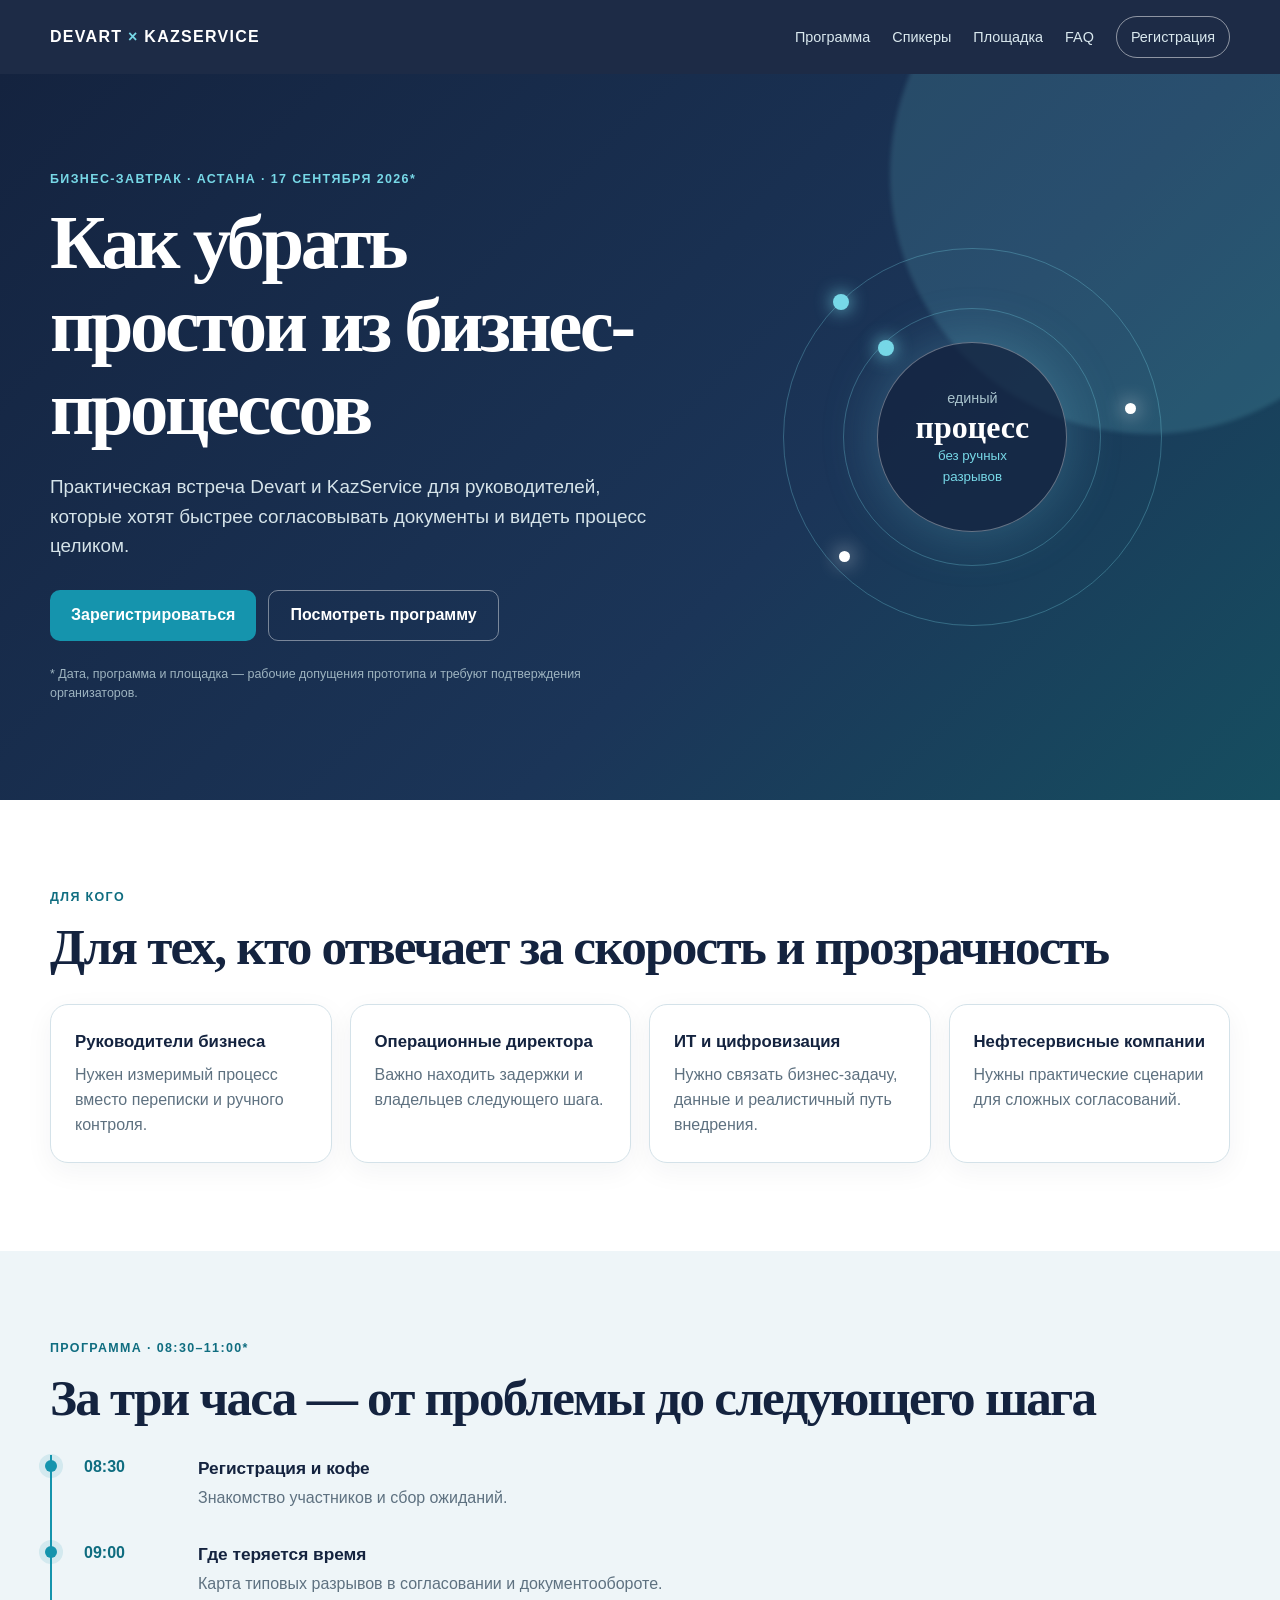
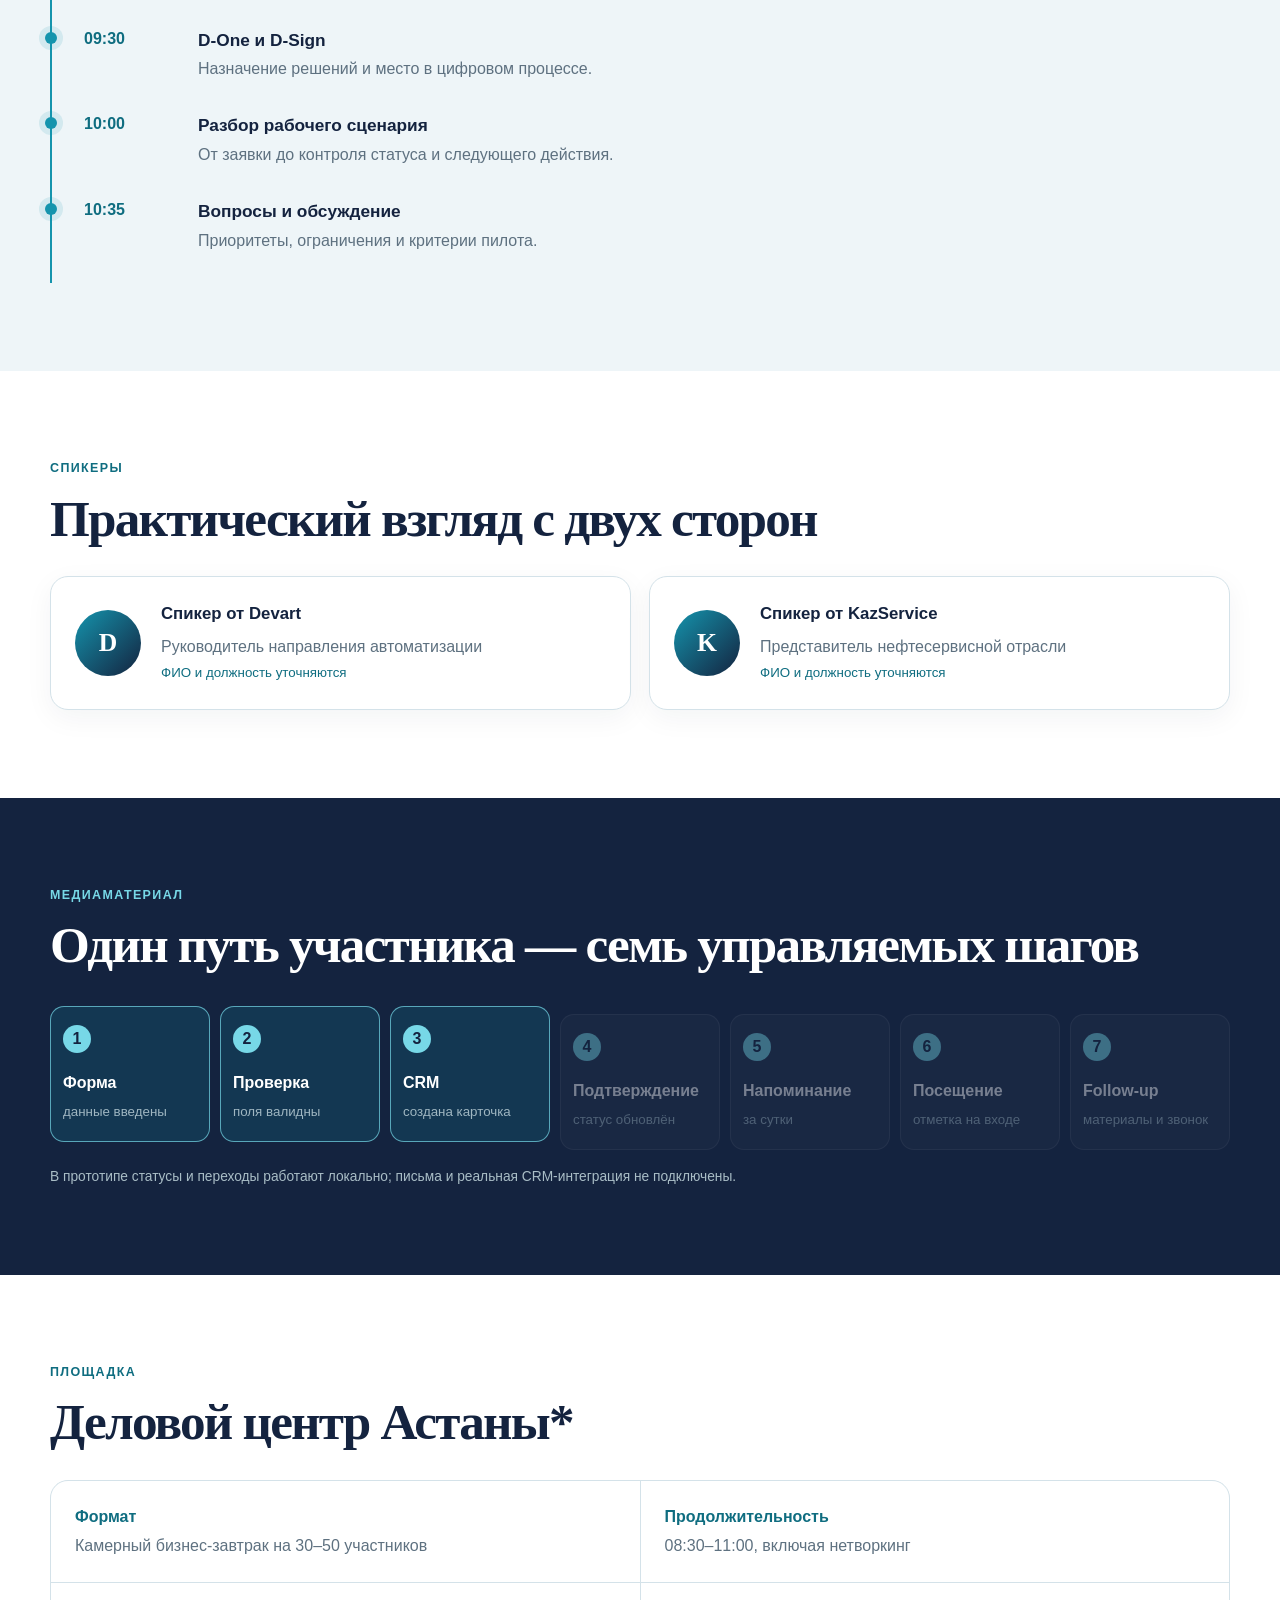
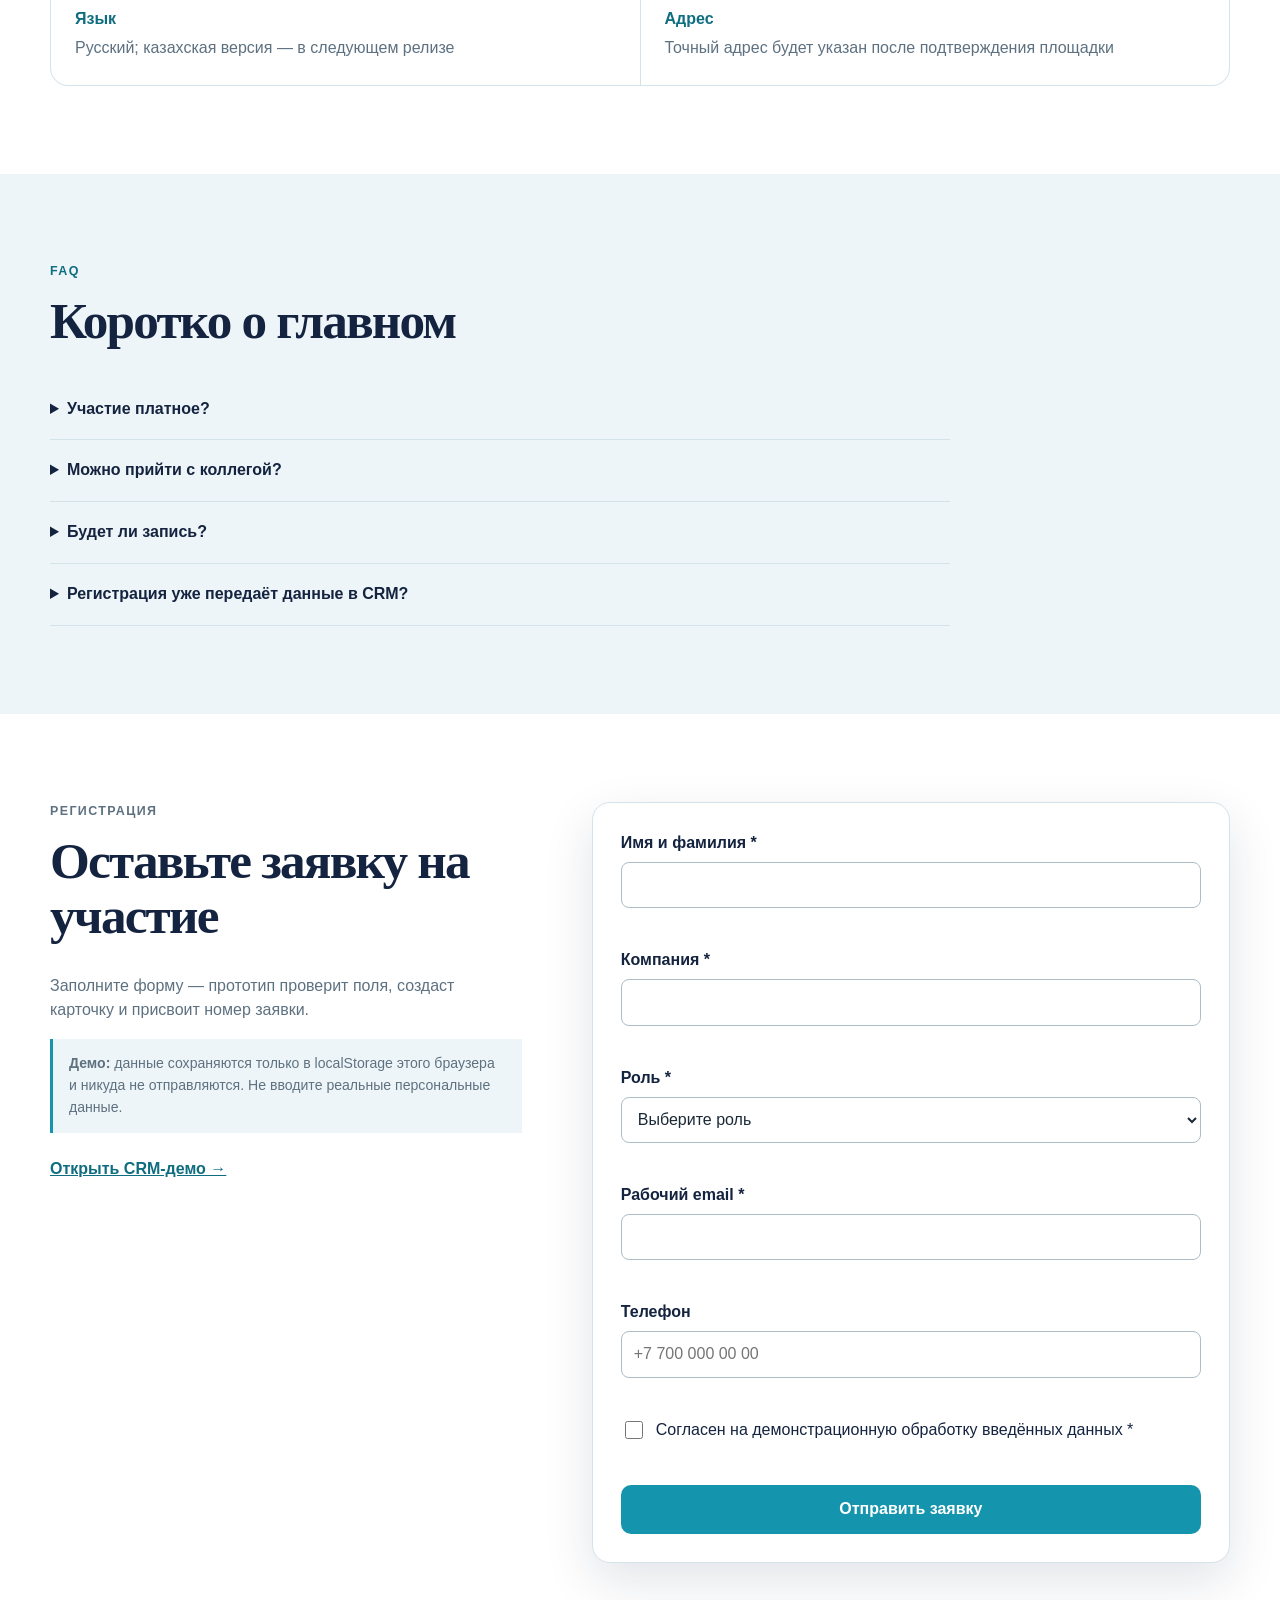
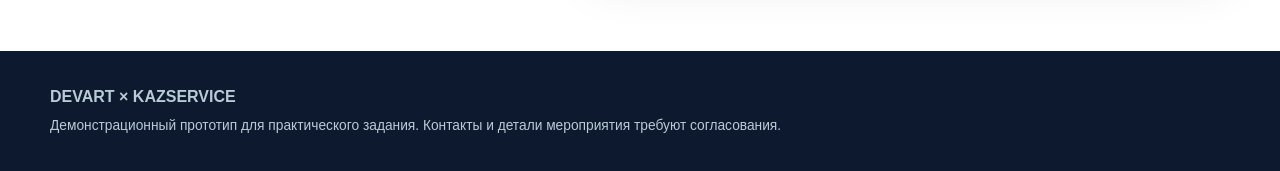
<file: site/index.html>
<!doctype html>
<html lang="ru">
<head>
  <meta charset="utf-8">
  <meta name="viewport" content="width=device-width, initial-scale=1">
  <meta name="description" content="Digital Uptime Astana — демонстрационный прототип мероприятия Devart × KazService.">
  <title>Digital Uptime Astana — Devart × KazService</title>
  <link rel="stylesheet" href="styles.css">
</head>
<body>
  <header class="site-header">
    <a class="brand" href="#top" aria-label="На главную">DEVART <span>×</span> KAZSERVICE</a>
    <nav aria-label="Основная навигация">
      <a href="#program">Программа</a>
      <a href="#speakers">Спикеры</a>
      <a href="#venue">Площадка</a>
      <a href="#faq">FAQ</a>
      <a class="nav-cta" href="#register">Регистрация</a>
    </nav>
  </header>

  <main id="top">
    <section class="hero">
      <div class="hero-glow" aria-hidden="true"></div>
      <div class="hero-copy">
        <p class="eyebrow">Бизнес-завтрак · Астана · 17 сентября 2026*</p>
        <h1>Как убрать простои из бизнес-процессов</h1>
        <p class="hero-lead">Практическая встреча Devart и KazService для руководителей, которые хотят быстрее согласовывать документы и видеть процесс целиком.</p>
        <div class="hero-actions">
          <a class="btn btn-primary" href="#register">Зарегистрироваться</a>
          <a class="btn btn-secondary" href="#program">Посмотреть программу</a>
        </div>
        <p class="assumption">* Дата, программа и площадка — рабочие допущения прототипа и требуют подтверждения организаторов.</p>
      </div>
      <div class="hero-visual" aria-label="Анимация движения заявки по цифровому процессу">
        <div class="orbit orbit-a"></div>
        <div class="orbit orbit-b"></div>
        <div class="signal signal-a"></div>
        <div class="signal signal-b"></div>
        <div class="visual-core">
          <span>единый</span>
          <strong>процесс</strong>
          <small>без ручных разрывов</small>
        </div>
      </div>
    </section>

    <section class="section audience">
      <p class="eyebrow">Для кого</p>
      <h2>Для тех, кто отвечает за скорость и прозрачность</h2>
      <div class="card-grid four">
        <article><strong>Руководители бизнеса</strong><p>Нужен измеримый процесс вместо переписки и ручного контроля.</p></article>
        <article><strong>Операционные директора</strong><p>Важно находить задержки и владельцев следующего шага.</p></article>
        <article><strong>ИТ и цифровизация</strong><p>Нужно связать бизнес-задачу, данные и реалистичный путь внедрения.</p></article>
        <article><strong>Нефтесервисные компании</strong><p>Нужны практические сценарии для сложных согласований.</p></article>
      </div>
    </section>

    <section class="section section-soft" id="program">
      <p class="eyebrow">Программа · 08:30–11:00*</p>
      <h2>За три часа — от проблемы до следующего шага</h2>
      <div class="timeline">
        <article><time>08:30</time><div><strong>Регистрация и кофе</strong><p>Знакомство участников и сбор ожиданий.</p></div></article>
        <article><time>09:00</time><div><strong>Где теряется время</strong><p>Карта типовых разрывов в согласовании и документообороте.</p></div></article>
        <article><time>09:30</time><div><strong>D-One и D-Sign</strong><p>Назначение решений и место в цифровом процессе.</p></div></article>
        <article><time>10:00</time><div><strong>Разбор рабочего сценария</strong><p>От заявки до контроля статуса и следующего действия.</p></div></article>
        <article><time>10:35</time><div><strong>Вопросы и обсуждение</strong><p>Приоритеты, ограничения и критерии пилота.</p></div></article>
      </div>
    </section>

    <section class="section" id="speakers">
      <p class="eyebrow">Спикеры</p>
      <h2>Практический взгляд с двух сторон</h2>
      <div class="card-grid two">
        <article class="speaker"><div class="avatar">D</div><div><strong>Спикер от Devart</strong><p>Руководитель направления автоматизации</p><small>ФИО и должность уточняются</small></div></article>
        <article class="speaker"><div class="avatar">K</div><div><strong>Спикер от KazService</strong><p>Представитель нефтесервисной отрасли</p><small>ФИО и должность уточняются</small></div></article>
      </div>
    </section>

    <section class="section section-dark" id="pipeline-section">
      <p class="eyebrow">Медиаматериал</p>
      <h2>Один путь участника — семь управляемых шагов</h2>
      <div class="pipeline" id="pipeline" aria-label="Сценарий регистрации и CRM">
        <div class="pipeline-step" data-step="new"><span>1</span><strong>Форма</strong><small>данные введены</small></div>
        <div class="pipeline-step" data-step="new"><span>2</span><strong>Проверка</strong><small>поля валидны</small></div>
        <div class="pipeline-step" data-step="new"><span>3</span><strong>CRM</strong><small>создана карточка</small></div>
        <div class="pipeline-step" data-step="confirmed"><span>4</span><strong>Подтверждение</strong><small>статус обновлён</small></div>
        <div class="pipeline-step" data-step="reminder"><span>5</span><strong>Напоминание</strong><small>за сутки</small></div>
        <div class="pipeline-step" data-step="attended"><span>6</span><strong>Посещение</strong><small>отметка на входе</small></div>
        <div class="pipeline-step" data-step="followup"><span>7</span><strong>Follow-up</strong><small>материалы и звонок</small></div>
      </div>
      <p class="demo-note">В прототипе статусы и переходы работают локально; письма и реальная CRM-интеграция не подключены.</p>
    </section>

    <section class="section" id="venue">
      <p class="eyebrow">Площадка</p>
      <h2>Деловой центр Астаны*</h2>
      <div class="venue-grid">
        <div><strong>Формат</strong><p>Камерный бизнес-завтрак на 30–50 участников</p></div>
        <div><strong>Продолжительность</strong><p>08:30–11:00, включая нетворкинг</p></div>
        <div><strong>Язык</strong><p>Русский; казахская версия — в следующем релизе</p></div>
        <div><strong>Адрес</strong><p>Точный адрес будет указан после подтверждения площадки</p></div>
      </div>
    </section>

    <section class="section section-soft" id="faq">
      <p class="eyebrow">FAQ</p>
      <h2>Коротко о главном</h2>
      <details><summary>Участие платное?</summary><p>В прототипе участие бесплатное. Условие требует подтверждения организаторов.</p></details>
      <details><summary>Можно прийти с коллегой?</summary><p>Да, но каждому участнику нужна отдельная регистрация.</p></details>
      <details><summary>Будет ли запись?</summary><p>Запись не предусмотрена; после мероприятия можно отправить участникам согласованные материалы.</p></details>
      <details><summary>Регистрация уже передаёт данные в CRM?</summary><p>Нет. Это демонстрационный сценарий: данные сохраняются только в браузере и отображаются в локальной CRM-доске.</p></details>
    </section>

    <section class="section register" id="register">
      <div class="register-copy">
        <p class="eyebrow">Регистрация</p>
        <h2>Оставьте заявку на участие</h2>
        <p>Заполните форму — прототип проверит поля, создаст карточку и присвоит номер заявки.</p>
        <p class="privacy-note"><strong>Демо:</strong> данные сохраняются только в localStorage этого браузера и никуда не отправляются. Не вводите реальные персональные данные.</p>
        <a class="crm-link" href="crm.html">Открыть CRM-демо →</a>
      </div>
      <div class="form-card">
        <form id="reg-form" novalidate>
          <div class="form-row"><label for="f-name">Имя и фамилия *</label><input id="f-name" name="name" autocomplete="name" required><span class="field-error" data-for="f-name"></span></div>
          <div class="form-row"><label for="f-company">Компания *</label><input id="f-company" name="company" autocomplete="organization" required><span class="field-error" data-for="f-company"></span></div>
          <div class="form-row"><label for="f-role">Роль *</label><select id="f-role" name="role" required><option value="">Выберите роль</option><option>Руководитель бизнеса</option><option>Операционный директор</option><option>ИТ / цифровизация</option><option>Продажи / развитие</option><option>Другое</option></select><span class="field-error" data-for="f-role"></span></div>
          <div class="form-row"><label for="f-email">Рабочий email *</label><input id="f-email" name="email" type="email" autocomplete="email" required><span class="field-error" data-for="f-email"></span></div>
          <div class="form-row"><label for="f-phone">Телефон</label><input id="f-phone" name="phone" type="tel" autocomplete="tel" placeholder="+7 700 000 00 00"><span class="field-error" data-for="f-phone"></span></div>
          <div class="form-row consent"><label><input id="f-consent" name="consent" type="checkbox"> <span>Согласен на демонстрационную обработку введённых данных *</span></label><span class="field-error" data-for="f-consent"></span></div>
          <button class="btn btn-primary full" type="submit">Отправить заявку</button>
        </form>
        <div class="success" id="reg-success" hidden>
          <span class="success-icon">✓</span>
          <h3>Заявка сохранена</h3>
          <p>Номер: <strong id="reg-id-value"></strong></p>
          <p>Откройте CRM-демо, чтобы увидеть карточку и провести её по статусам.</p>
          <a class="btn btn-primary" href="crm.html">Перейти в CRM-демо</a>
        </div>
      </div>
    </section>
  </main>

  <footer>
    <strong>DEVART × KAZSERVICE</strong>
    <p>Демонстрационный прототип для практического задания. Контакты и детали мероприятия требуют согласования.</p>
  </footer>
  <script src="app.js"></script>
</body>
</html>
</file>
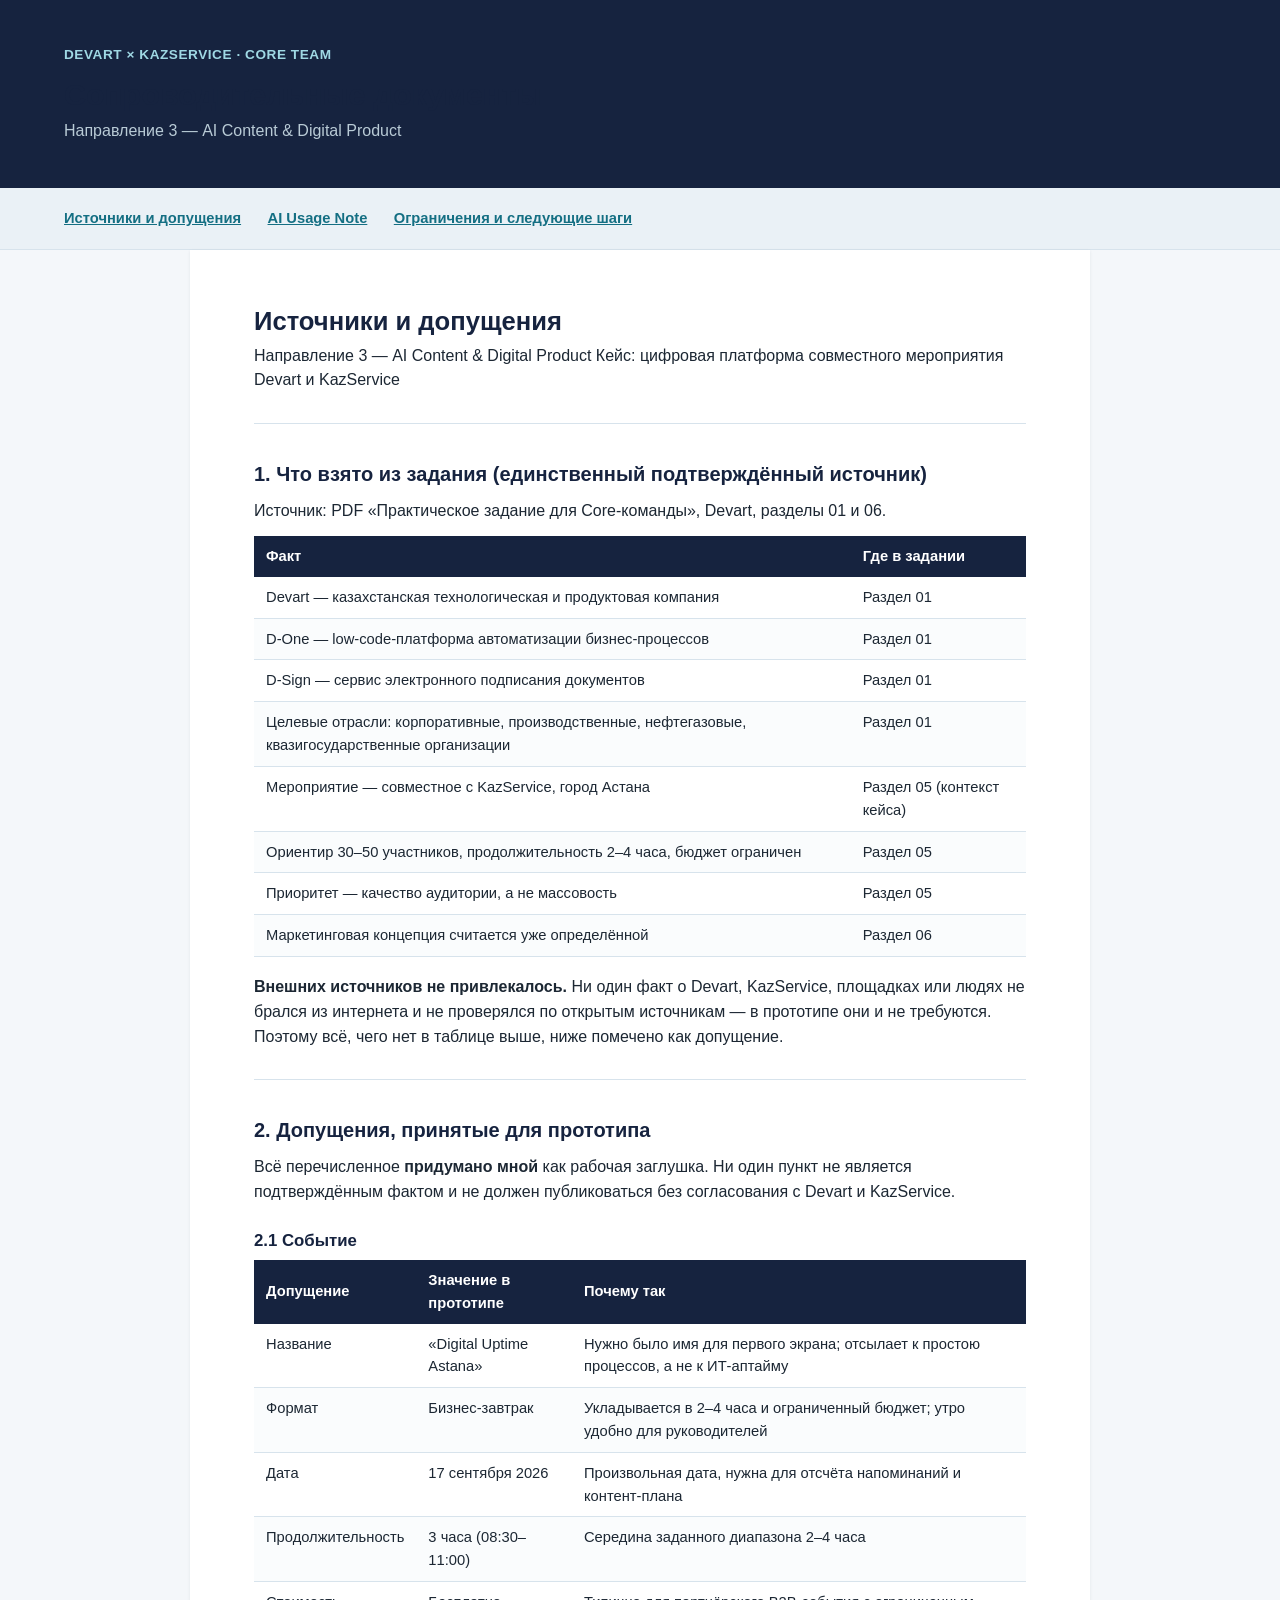
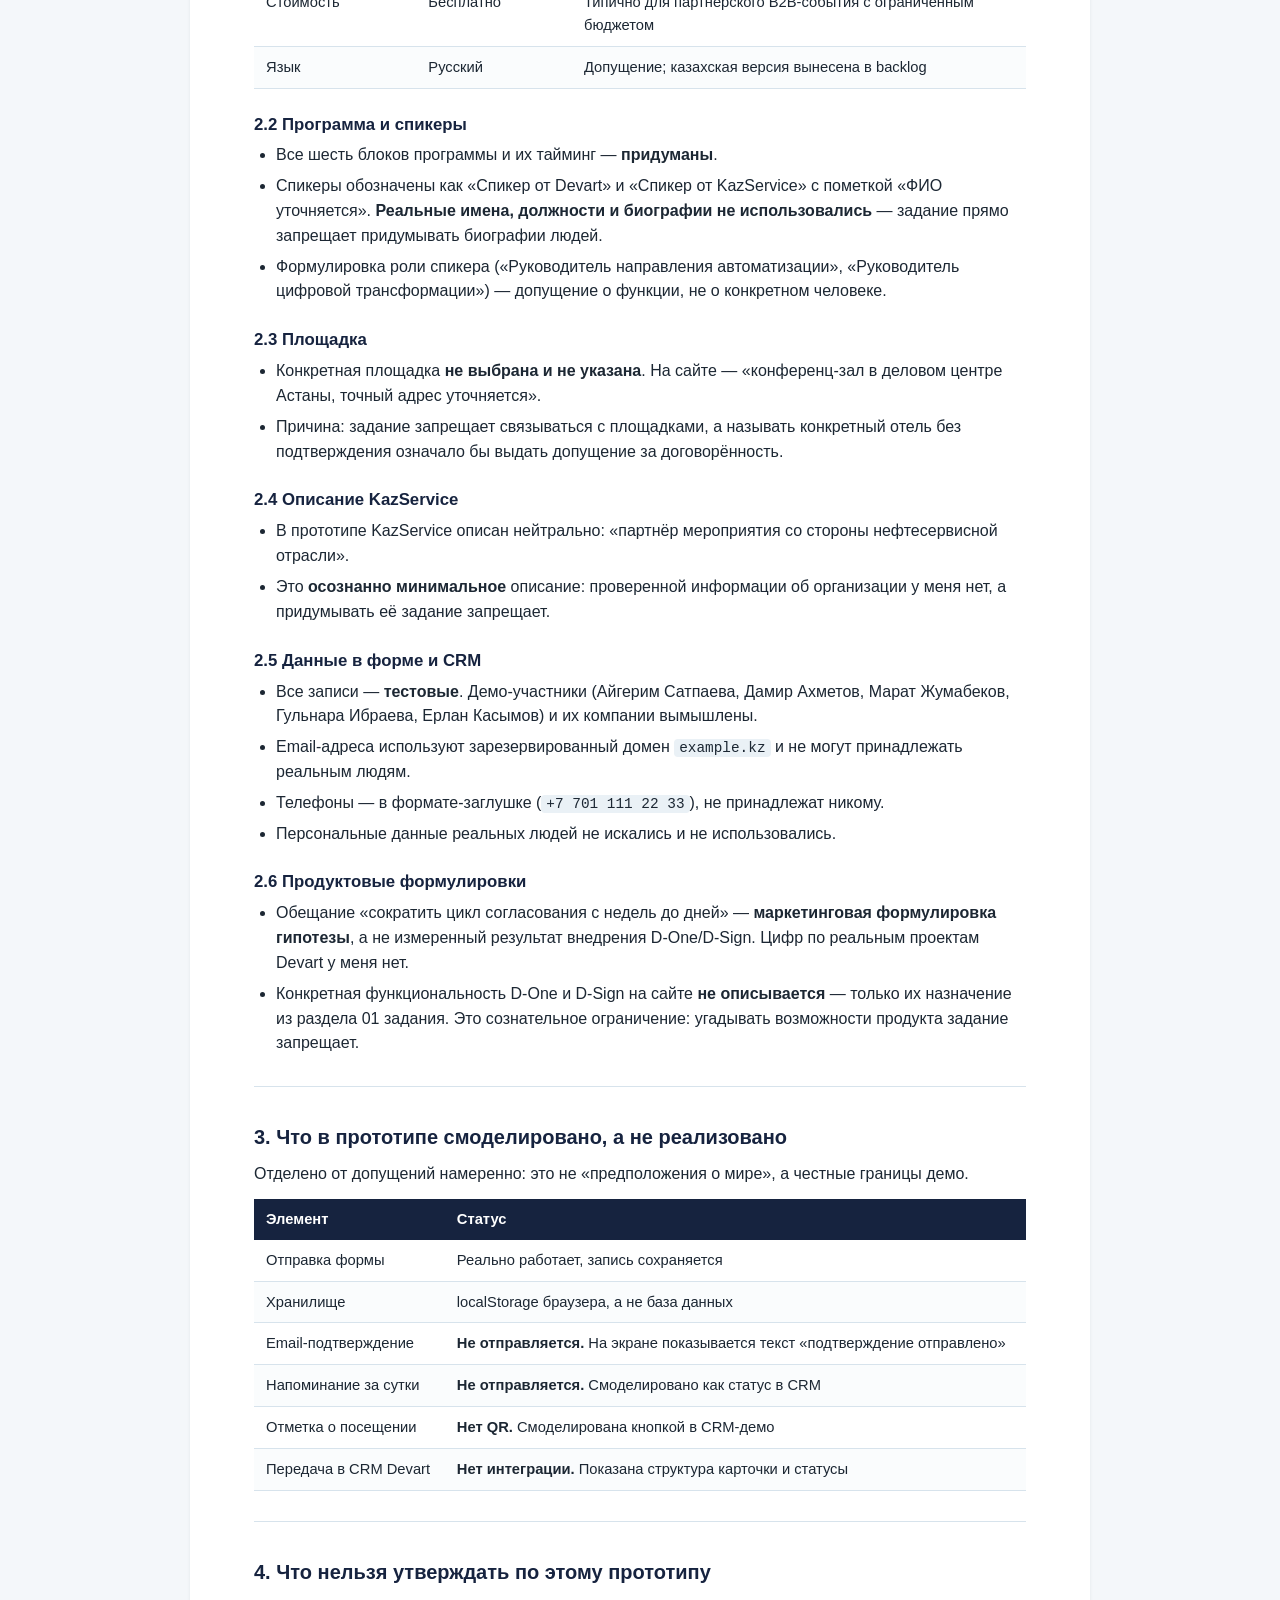
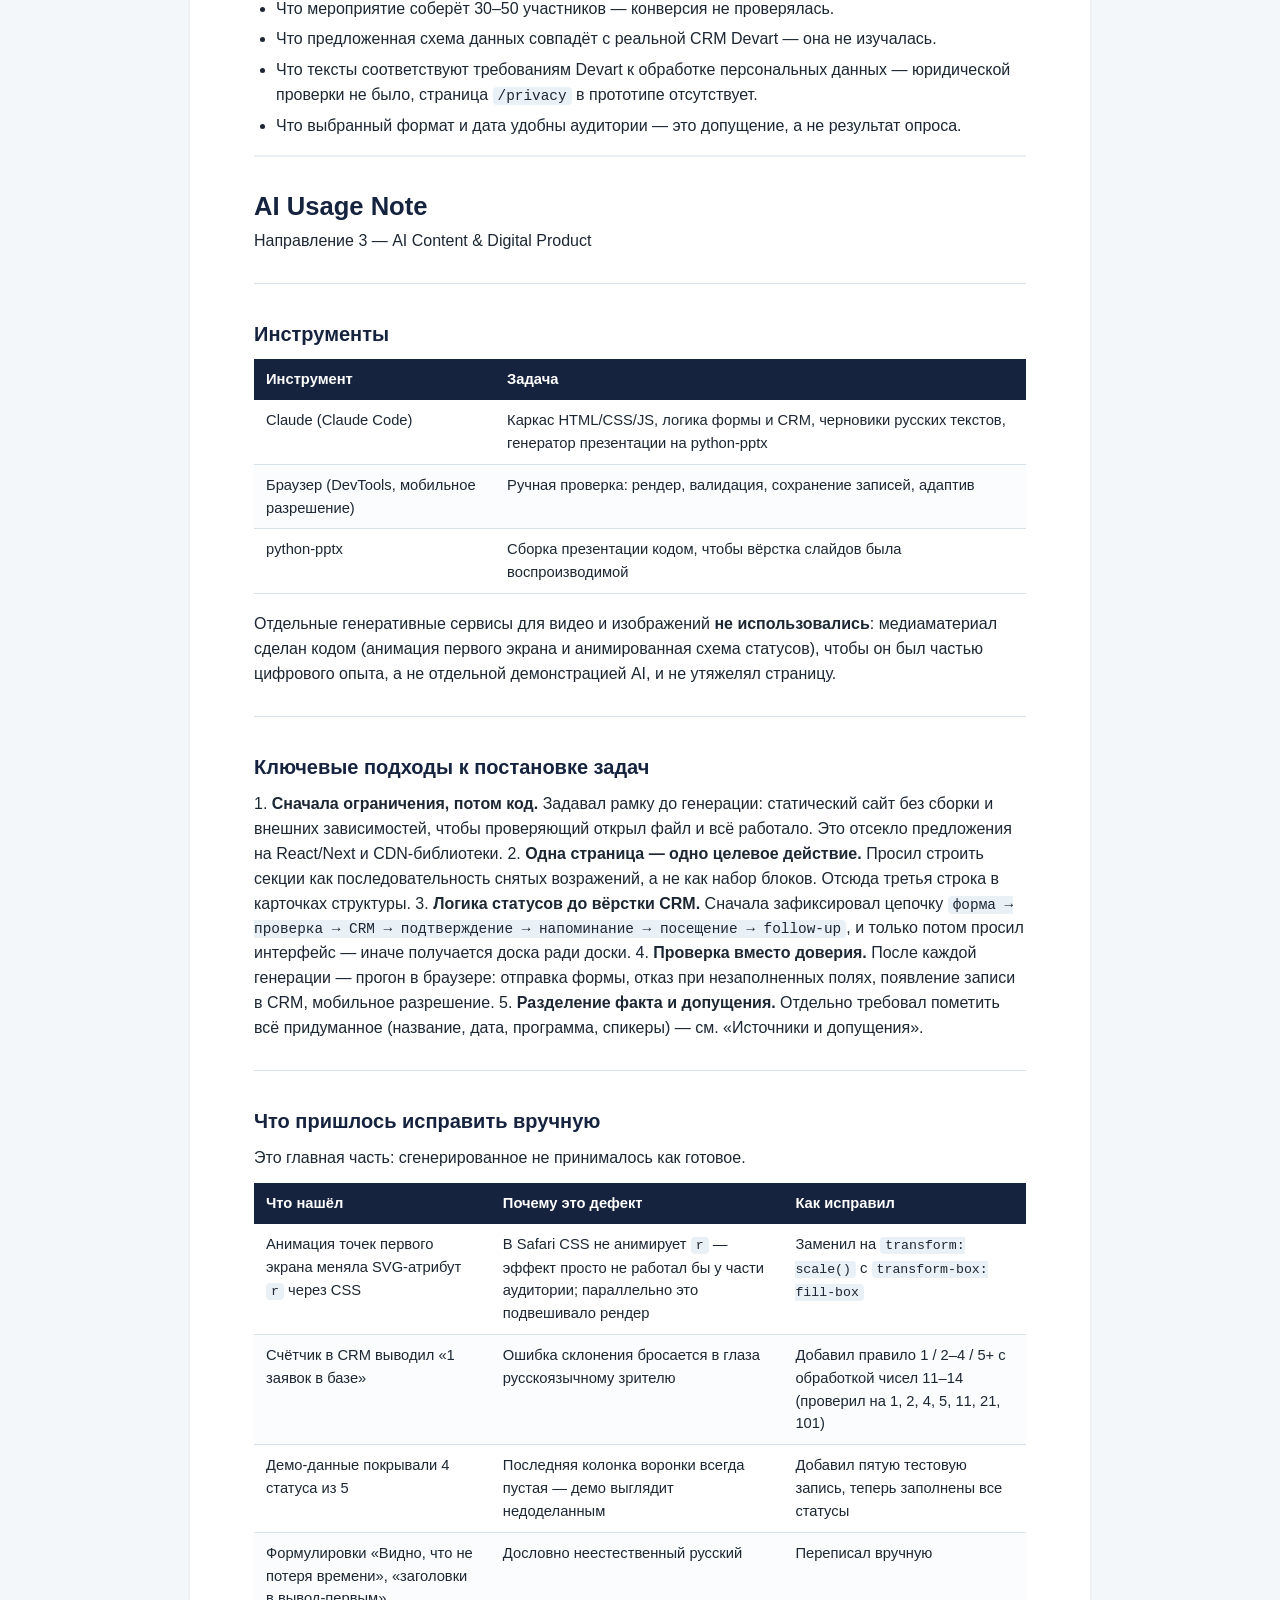
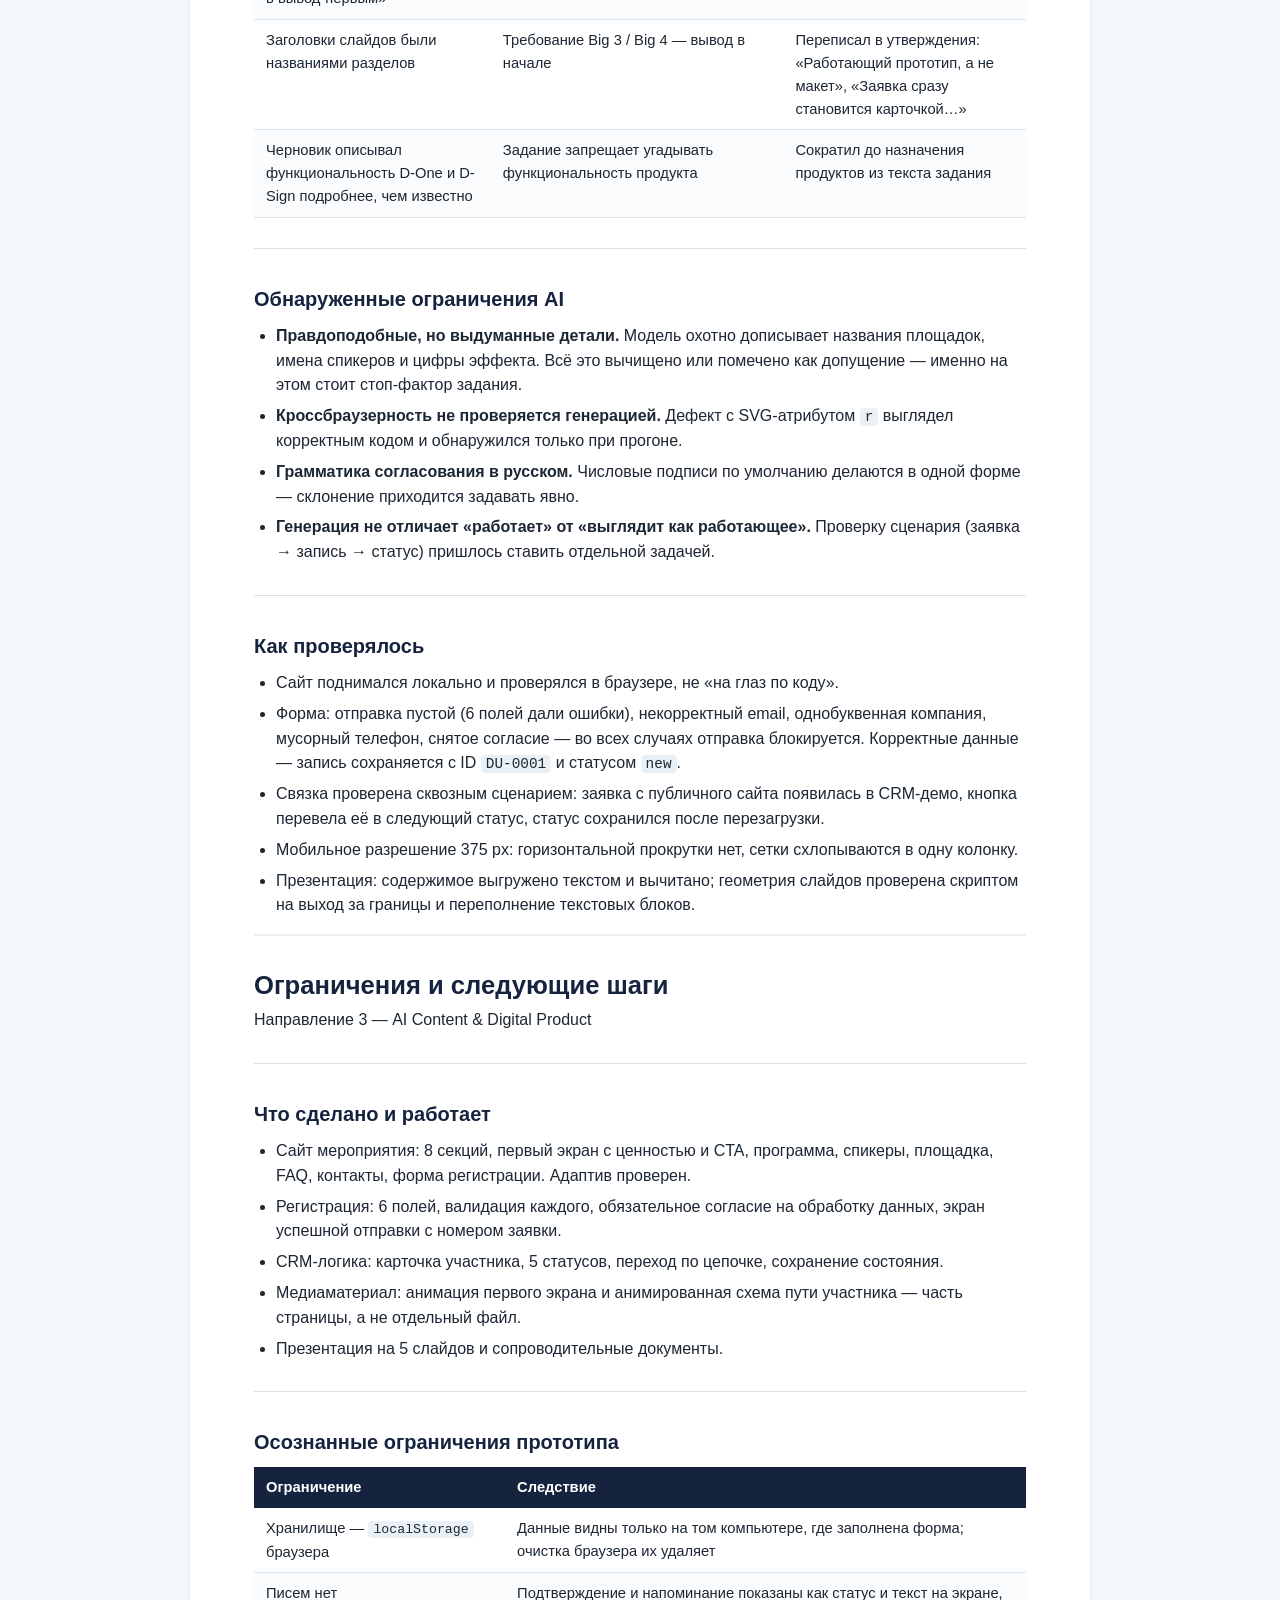
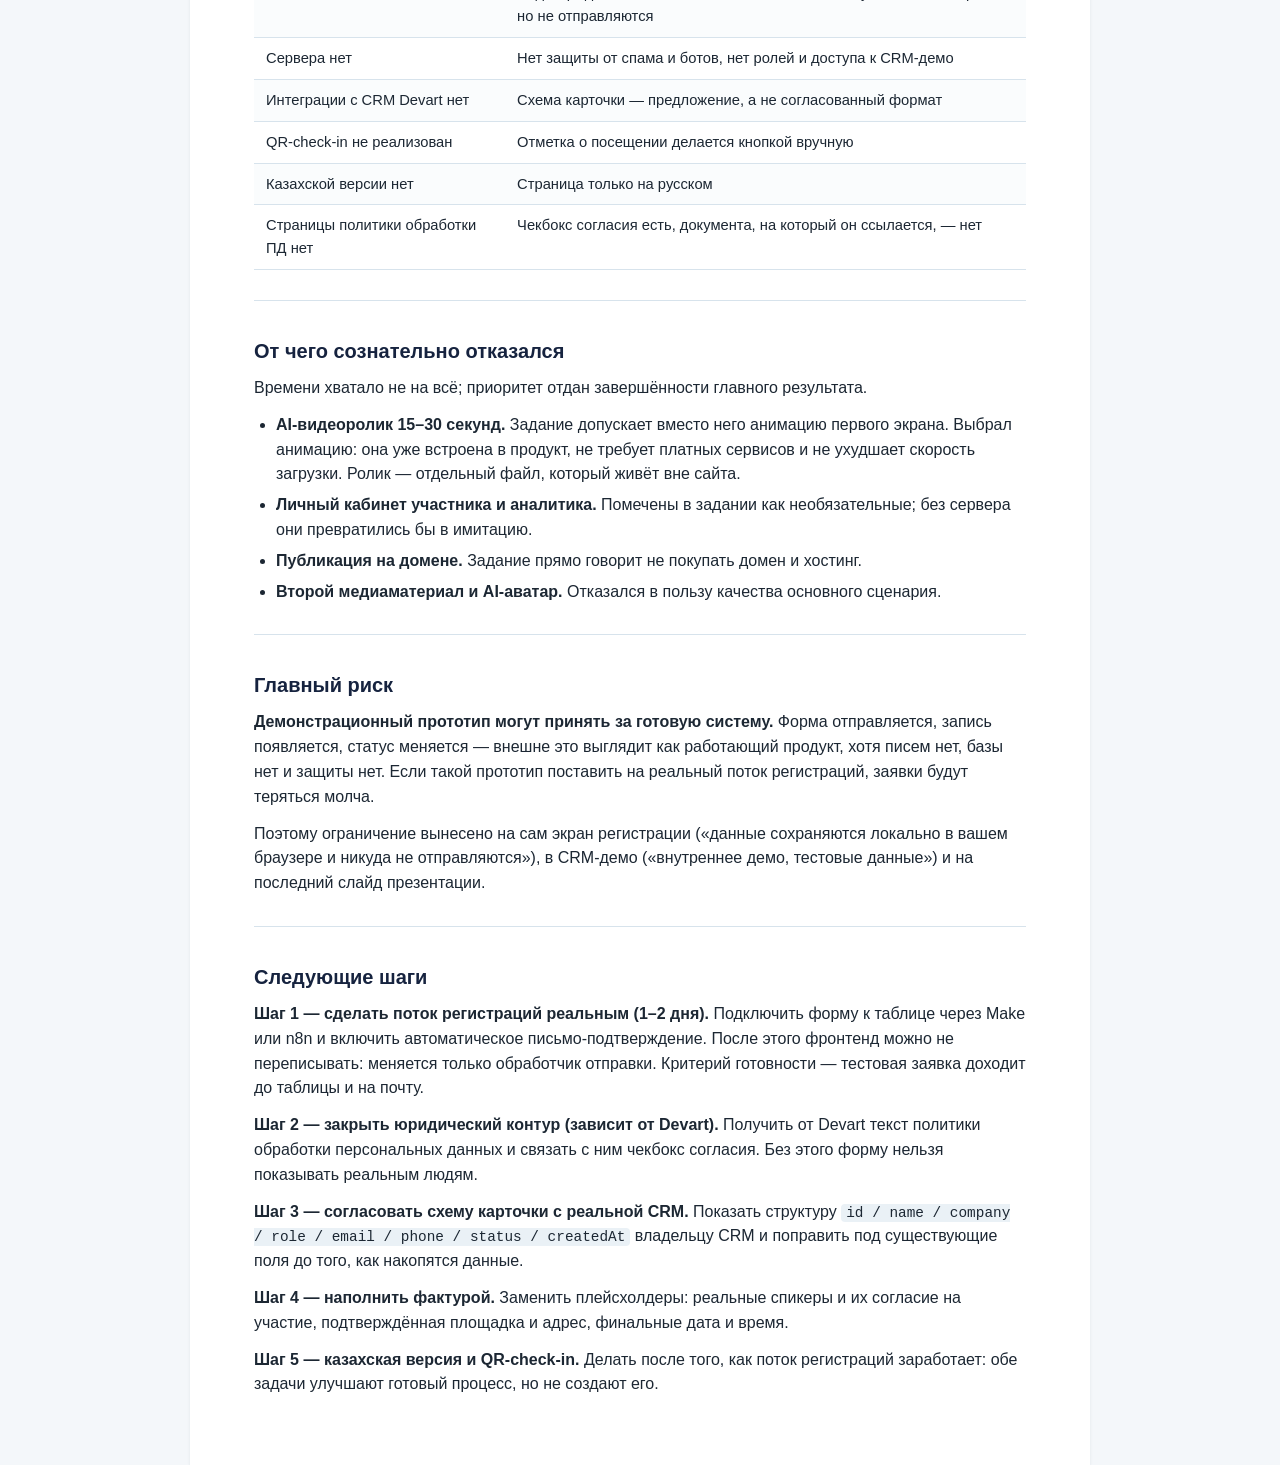
<file: docs/documents.html>
<!DOCTYPE html><html lang="ru"><head><meta charset="utf-8"><meta name="viewport" content="width=device-width,initial-scale=1"><title>Devart × KazService — сопроводительные документы</title><style>
:root { --navy:#16233f; --teal:#1e93ab; --teal-dark:#146f83; --ice:#eaf1f6;
        --text:#1c2733; --muted:#5b6b7b; --border:#d7e3ec; }
* { box-sizing:border-box; }
body { margin:0; background:#f4f7fa; color:var(--text); line-height:1.55;
       font-family:"Segoe UI",-apple-system,Roboto,Helvetica,Arial,sans-serif; }
.page { max-width:900px; margin:0 auto; background:#fff; padding:56px 64px;
        box-shadow:0 1px 3px rgba(22,35,63,.08); }
.cover { background:var(--navy); color:#fff; padding:44px 64px; }
.cover .brand { font-weight:800; letter-spacing:.04em; color:#9fd8e4; font-size:.85rem; }
.cover h1 { margin:10px 0 6px; font-size:1.9rem; }
.cover p { margin:0; color:#b9cbd6; }
nav { background:var(--ice); padding:18px 64px; border-bottom:1px solid var(--border); }
nav a { color:var(--teal-dark); margin-right:22px; font-weight:600; font-size:.92rem; }
h1,h2,h3,h4 { color:var(--navy); line-height:1.25; }
h1 { font-size:1.6rem; margin:0 0 6px; }
h2 { font-size:1.25rem; margin:38px 0 12px; }
h3 { font-size:1.05rem; margin:26px 0 8px; }
p { margin:0 0 12px; }
ul { margin:0 0 14px; padding-left:22px; }
li { margin-bottom:6px; }
code { background:var(--ice); padding:1px 5px; border-radius:4px;
       font-family:"Courier New",monospace; font-size:.9em; }
hr { border:0; border-top:1px solid var(--border); margin:30px 0; }
table { border-collapse:collapse; width:100%; margin:0 0 18px; font-size:.92rem; }
th { background:var(--navy); color:#fff; text-align:left; padding:9px 12px; font-weight:600; }
td { border-bottom:1px solid var(--border); padding:9px 12px; vertical-align:top; }
tr:nth-child(even) td { background:#fafcfd; }
blockquote { margin:0 0 14px; padding:10px 16px; background:var(--ice);
             border-left:3px solid var(--teal); color:var(--muted); }
.doc + .doc { margin-top:16px; border-top:2px solid var(--ice); padding-top:34px; }
@media print { body{background:#fff} .page{box-shadow:none;padding:0} nav{display:none} }
@media (max-width:700px){ .page,.cover,nav{padding-left:22px;padding-right:22px} }
</style></head><body><div class="cover"><div class="brand">DEVART × KAZSERVICE · CORE TEAM</div><h1>Сопроводительные документы</h1><p>Направление 3 — AI Content &amp; Digital Product</p></div><nav><a href="#doc1">Источники и допущения</a> <a href="#doc2">AI Usage Note</a> <a href="#doc3">Ограничения и следующие шаги</a></nav><div class="page"><section class="doc" id="doc1"><h1>Источники и допущения</h1>
<p>Направление 3 — AI Content &amp; Digital Product Кейс: цифровая платформа совместного мероприятия Devart и KazService</p>
<hr>
<h2>1. Что взято из задания (единственный подтверждённый источник)</h2>
<p>Источник: PDF «Практическое задание для Core-команды», Devart, разделы 01 и 06.</p>
<table><thead><tr>
<th>Факт</th>
<th>Где в задании</th>
</tr></thead><tbody>
<tr><td>Devart — казахстанская технологическая и продуктовая компания</td><td>Раздел 01</td></tr>
<tr><td>D-One — low-code-платформа автоматизации бизнес-процессов</td><td>Раздел 01</td></tr>
<tr><td>D-Sign — сервис электронного подписания документов</td><td>Раздел 01</td></tr>
<tr><td>Целевые отрасли: корпоративные, производственные, нефтегазовые, квазигосударственные организации</td><td>Раздел 01</td></tr>
<tr><td>Мероприятие — совместное с KazService, город Астана</td><td>Раздел 05 (контекст кейса)</td></tr>
<tr><td>Ориентир 30–50 участников, продолжительность 2–4 часа, бюджет ограничен</td><td>Раздел 05</td></tr>
<tr><td>Приоритет — качество аудитории, а не массовость</td><td>Раздел 05</td></tr>
<tr><td>Маркетинговая концепция считается уже определённой</td><td>Раздел 06</td></tr>
</tbody></table>
<p><strong>Внешних источников не привлекалось.</strong> Ни один факт о Devart, KazService, площадках или людях не брался из интернета и не проверялся по открытым источникам — в прототипе они и не требуются. Поэтому всё, чего нет в таблице выше, ниже помечено как допущение.</p>
<hr>
<h2>2. Допущения, принятые для прототипа</h2>
<p>Всё перечисленное <strong>придумано мной</strong> как рабочая заглушка. Ни один пункт не является подтверждённым фактом и не должен публиковаться без согласования с Devart и KazService.</p>
<h3>2.1 Событие</h3>
<table><thead><tr>
<th>Допущение</th>
<th>Значение в прототипе</th>
<th>Почему так</th>
</tr></thead><tbody>
<tr><td>Название</td><td>«Digital Uptime Astana»</td><td>Нужно было имя для первого экрана; отсылает к простою процессов, а не к ИТ-аптайму</td></tr>
<tr><td>Формат</td><td>Бизнес-завтрак</td><td>Укладывается в 2–4 часа и ограниченный бюджет; утро удобно для руководителей</td></tr>
<tr><td>Дата</td><td>17 сентября 2026</td><td>Произвольная дата, нужна для отсчёта напоминаний и контент-плана</td></tr>
<tr><td>Продолжительность</td><td>3 часа (08:30–11:00)</td><td>Середина заданного диапазона 2–4 часа</td></tr>
<tr><td>Стоимость</td><td>Бесплатно</td><td>Типично для партнёрского B2B-события с ограниченным бюджетом</td></tr>
<tr><td>Язык</td><td>Русский</td><td>Допущение; казахская версия вынесена в backlog</td></tr>
</tbody></table>
<h3>2.2 Программа и спикеры</h3>
<ul>
<li>Все шесть блоков программы и их тайминг — <strong>придуманы</strong>.</li>
<li>Спикеры обозначены как «Спикер от Devart» и «Спикер от KazService» с пометкой «ФИО уточняется». <strong>Реальные имена, должности и биографии не использовались</strong> — задание прямо запрещает придумывать биографии людей.</li>
<li>Формулировка роли спикера («Руководитель направления автоматизации», «Руководитель цифровой трансформации») — допущение о функции, не о конкретном человеке.</li>
</ul>
<h3>2.3 Площадка</h3>
<ul>
<li>Конкретная площадка <strong>не выбрана и не указана</strong>. На сайте — «конференц-зал в деловом центре Астаны, точный адрес уточняется».</li>
<li>Причина: задание запрещает связываться с площадками, а называть конкретный отель без подтверждения означало бы выдать допущение за договорённость.</li>
</ul>
<h3>2.4 Описание KazService</h3>
<ul>
<li>В прототипе KazService описан нейтрально: «партнёр мероприятия со стороны нефтесервисной отрасли».</li>
<li>Это <strong>осознанно минимальное</strong> описание: проверенной информации об организации у меня нет, а придумывать её задание запрещает.</li>
</ul>
<h3>2.5 Данные в форме и CRM</h3>
<ul>
<li>Все записи — <strong>тестовые</strong>. Демо-участники (Айгерим Сатпаева, Дамир Ахметов, Марат Жумабеков, Гульнара Ибраева, Ерлан Касымов) и их компании вымышлены.</li>
<li>Email-адреса используют зарезервированный домен <code>example.kz</code> и не могут принадлежать реальным людям.</li>
<li>Телефоны — в формате-заглушке (<code>+7 701 111 22 33</code>), не принадлежат никому.</li>
<li>Персональные данные реальных людей не искались и не использовались.</li>
</ul>
<h3>2.6 Продуктовые формулировки</h3>
<ul>
<li>Обещание «сократить цикл согласования с недель до дней» — <strong>маркетинговая формулировка гипотезы</strong>, а не измеренный результат внедрения D-One/D-Sign. Цифр по реальным проектам Devart у меня нет.</li>
<li>Конкретная функциональность D-One и D-Sign на сайте <strong>не описывается</strong> — только их назначение из раздела 01 задания. Это сознательное ограничение: угадывать возможности продукта задание запрещает.</li>
</ul>
<hr>
<h2>3. Что в прототипе смоделировано, а не реализовано</h2>
<p>Отделено от допущений намеренно: это не «предположения о мире», а честные границы демо.</p>
<table><thead><tr>
<th>Элемент</th>
<th>Статус</th>
</tr></thead><tbody>
<tr><td>Отправка формы</td><td>Реально работает, запись сохраняется</td></tr>
<tr><td>Хранилище</td><td>localStorage браузера, а не база данных</td></tr>
<tr><td>Email-подтверждение</td><td><strong>Не отправляется.</strong> На экране показывается текст «подтверждение отправлено»</td></tr>
<tr><td>Напоминание за сутки</td><td><strong>Не отправляется.</strong> Смоделировано как статус в CRM</td></tr>
<tr><td>Отметка о посещении</td><td><strong>Нет QR.</strong> Смоделирована кнопкой в CRM-демо</td></tr>
<tr><td>Передача в CRM Devart</td><td><strong>Нет интеграции.</strong> Показана структура карточки и статусы</td></tr>
</tbody></table>
<hr>
<h2>4. Что нельзя утверждать по этому прототипу</h2>
<ul>
<li>Что мероприятие соберёт 30–50 участников — конверсия не проверялась.</li>
<li>Что предложенная схема данных совпадёт с реальной CRM Devart — она не изучалась.</li>
<li>Что тексты соответствуют требованиям Devart к обработке персональных данных — юридической проверки не было, страница <code>/privacy</code> в прототипе отсутствует.</li>
<li>Что выбранный формат и дата удобны аудитории — это допущение, а не результат опроса.</li>
</ul></section>
<section class="doc" id="doc2"><h1>AI Usage Note</h1>
<p>Направление 3 — AI Content &amp; Digital Product</p>
<hr>
<h2>Инструменты</h2>
<table><thead><tr>
<th>Инструмент</th>
<th>Задача</th>
</tr></thead><tbody>
<tr><td>Claude (Claude Code)</td><td>Каркас HTML/CSS/JS, логика формы и CRM, черновики русских текстов, генератор презентации на python-pptx</td></tr>
<tr><td>Браузер (DevTools, мобильное разрешение)</td><td>Ручная проверка: рендер, валидация, сохранение записей, адаптив</td></tr>
<tr><td>python-pptx</td><td>Сборка презентации кодом, чтобы вёрстка слайдов была воспроизводимой</td></tr>
</tbody></table>
<p>Отдельные генеративные сервисы для видео и изображений <strong>не использовались</strong>: медиаматериал сделан кодом (анимация первого экрана и анимированная схема статусов), чтобы он был частью цифрового опыта, а не отдельной демонстрацией AI, и не утяжелял страницу.</p>
<hr>
<h2>Ключевые подходы к постановке задач</h2>
<p>1. <strong>Сначала ограничения, потом код.</strong> Задавал рамку до генерации: статический сайт без сборки и внешних зависимостей, чтобы проверяющий открыл файл и всё работало. Это отсекло предложения на React/Next и CDN-библиотеки. 2. <strong>Одна страница — одно целевое действие.</strong> Просил строить секции как последовательность снятых возражений, а не как набор блоков. Отсюда третья строка в карточках структуры. 3. <strong>Логика статусов до вёрстки CRM.</strong> Сначала зафиксировал цепочку <code>форма → проверка → CRM → подтверждение → напоминание → посещение → follow-up</code>, и только потом просил интерфейс — иначе получается доска ради доски. 4. <strong>Проверка вместо доверия.</strong> После каждой генерации — прогон в браузере: отправка формы, отказ при незаполненных полях, появление записи в CRM, мобильное разрешение. 5. <strong>Разделение факта и допущения.</strong> Отдельно требовал пометить всё придуманное (название, дата, программа, спикеры) — см. «Источники и допущения».</p>
<hr>
<h2>Что пришлось исправить вручную</h2>
<p>Это главная часть: сгенерированное не принималось как готовое.</p>
<table><thead><tr>
<th>Что нашёл</th>
<th>Почему это дефект</th>
<th>Как исправил</th>
</tr></thead><tbody>
<tr><td>Анимация точек первого экрана меняла SVG-атрибут <code>r</code> через CSS</td><td>В Safari CSS не анимирует <code>r</code> — эффект просто не работал бы у части аудитории; параллельно это подвешивало рендер</td><td>Заменил на <code>transform: scale()</code> с <code>transform-box: fill-box</code></td></tr>
<tr><td>Счётчик в CRM выводил «1 заявок в базе»</td><td>Ошибка склонения бросается в глаза русскоязычному зрителю</td><td>Добавил правило 1 / 2–4 / 5+ с обработкой чисел 11–14 (проверил на 1, 2, 4, 5, 11, 21, 101)</td></tr>
<tr><td>Демо-данные покрывали 4 статуса из 5</td><td>Последняя колонка воронки всегда пустая — демо выглядит недоделанным</td><td>Добавил пятую тестовую запись, теперь заполнены все статусы</td></tr>
<tr><td>Формулировки «Видно, что не потеря времени», «заголовки в вывод-первым»</td><td>Дословно неестественный русский</td><td>Переписал вручную</td></tr>
<tr><td>Заголовки слайдов были названиями разделов</td><td>Требование Big 3 / Big 4 — вывод в начале</td><td>Переписал в утверждения: «Работающий прототип, а не макет», «Заявка сразу становится карточкой…»</td></tr>
<tr><td>Черновик описывал функциональность D-One и D-Sign подробнее, чем известно</td><td>Задание запрещает угадывать функциональность продукта</td><td>Сократил до назначения продуктов из текста задания</td></tr>
</tbody></table>
<hr>
<h2>Обнаруженные ограничения AI</h2>
<ul>
<li><strong>Правдоподобные, но выдуманные детали.</strong> Модель охотно дописывает названия площадок, имена спикеров и цифры эффекта. Всё это вычищено или помечено как допущение — именно на этом стоит стоп-фактор задания.</li>
<li><strong>Кроссбраузерность не проверяется генерацией.</strong> Дефект с SVG-атрибутом <code>r</code> выглядел корректным кодом и обнаружился только при прогоне.</li>
<li><strong>Грамматика согласования в русском.</strong> Числовые подписи по умолчанию делаются в одной форме — склонение приходится задавать явно.</li>
<li><strong>Генерация не отличает «работает» от «выглядит как работающее».</strong> Проверку сценария (заявка → запись → статус) пришлось ставить отдельной задачей.</li>
</ul>
<hr>
<h2>Как проверялось</h2>
<ul>
<li>Сайт поднимался локально и проверялся в браузере, не «на глаз по коду».</li>
<li>Форма: отправка пустой (6 полей дали ошибки), некорректный email, однобуквенная компания, мусорный телефон, снятое согласие — во всех случаях отправка блокируется. Корректные данные — запись сохраняется с ID <code>DU-0001</code> и статусом <code>new</code>.</li>
<li>Связка проверена сквозным сценарием: заявка с публичного сайта появилась в CRM-демо, кнопка перевела её в следующий статус, статус сохранился после перезагрузки.</li>
<li>Мобильное разрешение 375 px: горизонтальной прокрутки нет, сетки схлопываются в одну колонку.</li>
<li>Презентация: содержимое выгружено текстом и вычитано; геометрия слайдов проверена скриптом на выход за границы и переполнение текстовых блоков.</li>
</ul></section>
<section class="doc" id="doc3"><h1>Ограничения и следующие шаги</h1>
<p>Направление 3 — AI Content &amp; Digital Product</p>
<hr>
<h2>Что сделано и работает</h2>
<ul>
<li>Сайт мероприятия: 8 секций, первый экран с ценностью и CTA, программа, спикеры, площадка, FAQ, контакты, форма регистрации. Адаптив проверен.</li>
<li>Регистрация: 6 полей, валидация каждого, обязательное согласие на обработку данных, экран успешной отправки с номером заявки.</li>
<li>CRM-логика: карточка участника, 5 статусов, переход по цепочке, сохранение состояния.</li>
<li>Медиаматериал: анимация первого экрана и анимированная схема пути участника — часть страницы, а не отдельный файл.</li>
<li>Презентация на 5 слайдов и сопроводительные документы.</li>
</ul>
<hr>
<h2>Осознанные ограничения прототипа</h2>
<table><thead><tr>
<th>Ограничение</th>
<th>Следствие</th>
</tr></thead><tbody>
<tr><td>Хранилище — <code>localStorage</code> браузера</td><td>Данные видны только на том компьютере, где заполнена форма; очистка браузера их удаляет</td></tr>
<tr><td>Писем нет</td><td>Подтверждение и напоминание показаны как статус и текст на экране, но не отправляются</td></tr>
<tr><td>Сервера нет</td><td>Нет защиты от спама и ботов, нет ролей и доступа к CRM-демо</td></tr>
<tr><td>Интеграции с CRM Devart нет</td><td>Схема карточки — предложение, а не согласованный формат</td></tr>
<tr><td>QR-check-in не реализован</td><td>Отметка о посещении делается кнопкой вручную</td></tr>
<tr><td>Казахской версии нет</td><td>Страница только на русском</td></tr>
<tr><td>Страницы политики обработки ПД нет</td><td>Чекбокс согласия есть, документа, на который он ссылается, — нет</td></tr>
</tbody></table>
<hr>
<h2>От чего сознательно отказался</h2>
<p>Времени хватало не на всё; приоритет отдан завершённости главного результата.</p>
<ul>
<li><strong>AI-видеоролик 15–30 секунд.</strong> Задание допускает вместо него анимацию первого экрана. Выбрал анимацию: она уже встроена в продукт, не требует платных сервисов и не ухудшает скорость загрузки. Ролик — отдельный файл, который живёт вне сайта.</li>
<li><strong>Личный кабинет участника и аналитика.</strong> Помечены в задании как необязательные; без сервера они превратились бы в имитацию.</li>
<li><strong>Публикация на домене.</strong> Задание прямо говорит не покупать домен и хостинг.</li>
<li><strong>Второй медиаматериал и AI-аватар.</strong> Отказался в пользу качества основного сценария.</li>
</ul>
<hr>
<h2>Главный риск</h2>
<p><strong>Демонстрационный прототип могут принять за готовую систему.</strong> Форма отправляется, запись появляется, статус меняется — внешне это выглядит как работающий продукт, хотя писем нет, базы нет и защиты нет. Если такой прототип поставить на реальный поток регистраций, заявки будут теряться молча.</p>
<p>Поэтому ограничение вынесено на сам экран регистрации («данные сохраняются локально в вашем браузере и никуда не отправляются»), в CRM-демо («внутреннее демо, тестовые данные») и на последний слайд презентации.</p>
<hr>
<h2>Следующие шаги</h2>
<p><strong>Шаг 1 — сделать поток регистраций реальным (1–2 дня).</strong> Подключить форму к таблице через Make или n8n и включить автоматическое письмо-подтверждение. После этого фронтенд можно не переписывать: меняется только обработчик отправки. Критерий готовности — тестовая заявка доходит до таблицы и на почту.</p>
<p><strong>Шаг 2 — закрыть юридический контур (зависит от Devart).</strong> Получить от Devart текст политики обработки персональных данных и связать с ним чекбокс согласия. Без этого форму нельзя показывать реальным людям.</p>
<p><strong>Шаг 3 — согласовать схему карточки с реальной CRM.</strong> Показать структуру <code>id / name / company / role / email / phone / status / createdAt</code> владельцу CRM и поправить под существующие поля до того, как накопятся данные.</p>
<p><strong>Шаг 4 — наполнить фактурой.</strong> Заменить плейсхолдеры: реальные спикеры и их согласие на участие, подтверждённая площадка и адрес, финальные дата и время.</p>
<p><strong>Шаг 5 — казахская версия и QR-check-in.</strong> Делать после того, как поток регистраций заработает: обе задачи улучшают готовый процесс, но не создают его.</p></section></div></body></html>
</file>
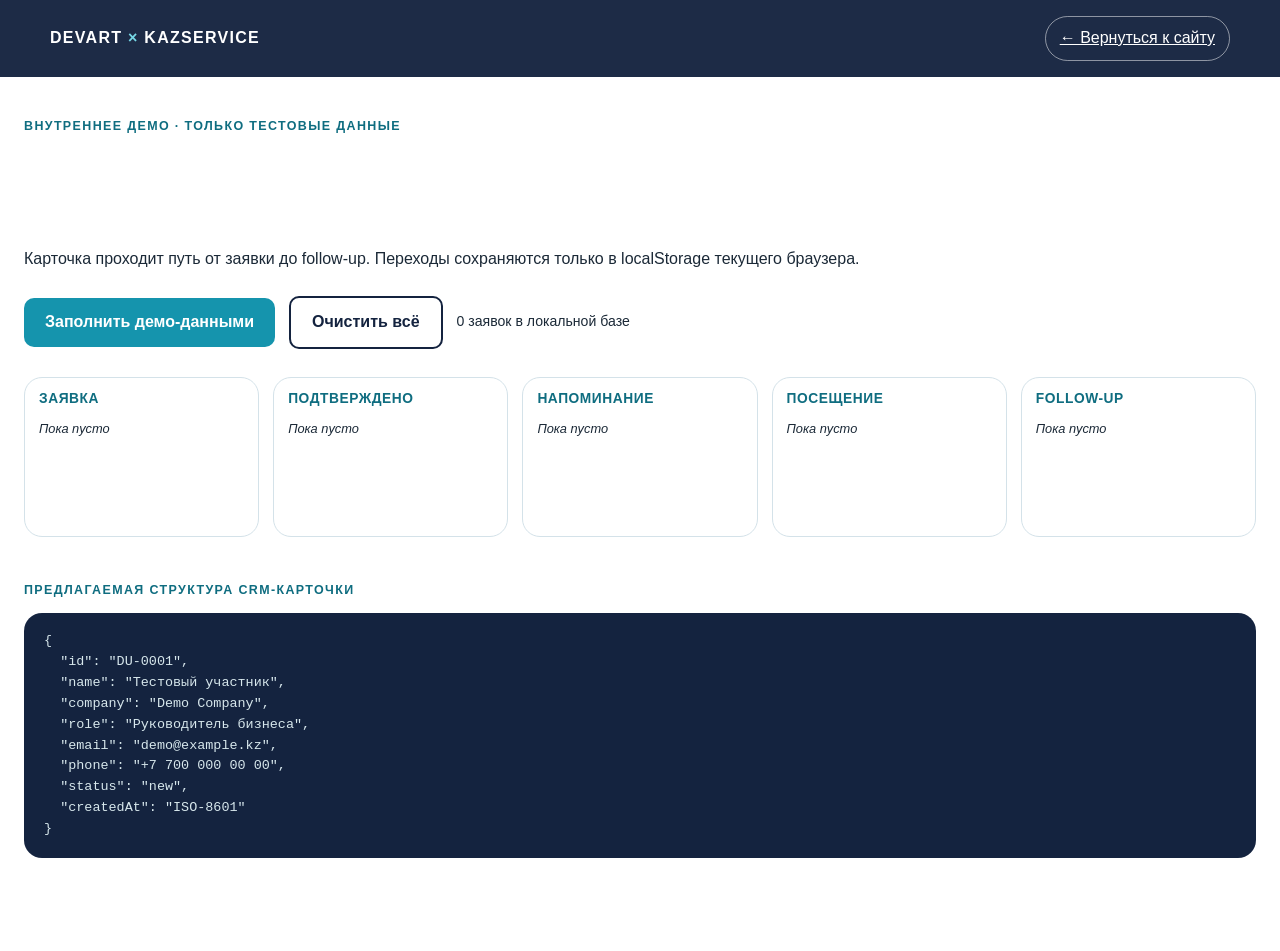
<file: site/crm.html>
<!doctype html>
<html lang="ru">
<head>
  <meta charset="utf-8">
  <meta name="viewport" content="width=device-width, initial-scale=1">
  <title>CRM-демо — Digital Uptime Astana</title>
  <link rel="stylesheet" href="styles.css">
  <link rel="stylesheet" href="crm.css">
</head>
<body class="crm-body">
  <header class="site-header">
    <a class="brand" href="index.html">DEVART <span>×</span> KAZSERVICE</a>
    <a class="nav-cta" href="index.html#register">← Вернуться к сайту</a>
  </header>
  <main class="crm-wrap">
    <p class="eyebrow">Внутреннее демо · только тестовые данные</p>
    <h1>Воронка участников</h1>
    <p>Карточка проходит путь от заявки до follow-up. Переходы сохраняются только в localStorage текущего браузера.</p>
    <div class="crm-toolbar">
      <button class="btn btn-primary" id="seed-data" type="button">Заполнить демо-данными</button>
      <button class="btn btn-ghost-dark" id="clear-data" type="button">Очистить всё</button>
      <span class="crm-count" id="crm-count" aria-live="polite"></span>
    </div>
    <section class="crm-board" id="crm-board" aria-label="CRM-воронка">
      <div class="crm-column" data-status="new"><h3>Заявка</h3><div class="crm-list"></div></div>
      <div class="crm-column" data-status="confirmed"><h3>Подтверждено</h3><div class="crm-list"></div></div>
      <div class="crm-column" data-status="reminder"><h3>Напоминание</h3><div class="crm-list"></div></div>
      <div class="crm-column" data-status="attended"><h3>Посещение</h3><div class="crm-list"></div></div>
      <div class="crm-column" data-status="followup"><h3>Follow-up</h3><div class="crm-list"></div></div>
    </section>
    <section class="crm-schema">
      <p class="eyebrow">Предлагаемая структура CRM-карточки</p>
      <pre class="schema-block"><code>{
  "id": "DU-0001",
  "name": "Тестовый участник",
  "company": "Demo Company",
  "role": "Руководитель бизнеса",
  "email": "demo@example.kz",
  "phone": "+7 700 000 00 00",
  "status": "new",
  "createdAt": "ISO-8601"
}</code></pre>
    </section>
  </main>
  <script src="crm.js"></script>
</body>
</html>
</file>
<file: site/styles.css>
:root {
  --navy:#14233f; --navy-2:#1d3556; --teal:#1594ad; --teal-dark:#0f6d80;
  --cyan:#77d8e7; --ice:#eef5f8; --white:#fff; --text:#1b2937;
  --muted:#5e7180; --border:#d4e2e9; --danger:#b42318;
  --shadow:0 18px 50px rgba(20,35,63,.12); --radius:18px;
}
* { box-sizing:border-box; }
html { scroll-behavior:smooth; }
body { margin:0; color:var(--text); background:var(--white); font-family:"Segoe UI",Inter,Arial,sans-serif; line-height:1.55; }
a { color:inherit; }
.site-header { position:sticky; top:0; z-index:20; display:flex; align-items:center; justify-content:space-between; gap:24px; padding:16px max(24px,calc((100vw - 1180px)/2)); color:#fff; background:rgba(20,35,63,.96); backdrop-filter:blur(12px); }
.brand { text-decoration:none; font-weight:850; letter-spacing:.08em; white-space:nowrap; }
.brand span { color:var(--cyan); }
nav { display:flex; align-items:center; gap:22px; }
nav a { text-decoration:none; font-size:.9rem; color:#d9e8ee; }
nav a:hover { color:#fff; }
.nav-cta { padding:9px 14px; border:1px solid rgba(255,255,255,.5); border-radius:999px; }
.hero { min-height:680px; position:relative; overflow:hidden; display:grid; grid-template-columns:1.08fr .92fr; align-items:center; gap:60px; padding:96px max(24px,calc((100vw - 1180px)/2)); color:#fff; background:linear-gradient(135deg,var(--navy) 0%,#1b3558 62%,#164e60 100%); }
.hero-glow { position:absolute; width:520px; height:520px; right:-130px; top:-160px; border-radius:50%; background:rgba(119,216,231,.16); filter:blur(2px); }
.hero-copy,.hero-visual { position:relative; z-index:1; }
.eyebrow { margin:0 0 12px; color:var(--teal-dark); font-size:.78rem; font-weight:800; letter-spacing:.11em; text-transform:uppercase; }
.hero .eyebrow,.section-dark .eyebrow { color:var(--cyan); }
h1,h2,h3 { margin-top:0; color:var(--navy); line-height:1.08; }
h1 { max-width:780px; margin-bottom:22px; color:#fff; font-family:Georgia,"Times New Roman",serif; font-size:clamp(3rem,6vw,5.3rem); letter-spacing:-.045em; }
h2 { margin-bottom:30px; font-family:Georgia,"Times New Roman",serif; font-size:clamp(2rem,4vw,3.25rem); letter-spacing:-.035em; }
.hero-lead { max-width:700px; margin:0 0 30px; color:#d5e3e9; font-size:1.18rem; }
.hero-actions { display:flex; flex-wrap:wrap; gap:12px; }
.btn { display:inline-flex; justify-content:center; align-items:center; min-height:48px; padding:12px 21px; border:0; border-radius:10px; text-decoration:none; font:inherit; font-weight:750; cursor:pointer; }
.btn-primary { color:#fff; background:var(--teal); }
.btn-primary:hover { background:#20a5bf; }
.btn-secondary { color:#fff; border:1px solid rgba(255,255,255,.42); background:transparent; }
.assumption { max-width:660px; margin:24px 0 0; color:#9eb4c0; font-size:.78rem; }
.hero-visual { width:min(430px,38vw); aspect-ratio:1; justify-self:center; display:grid; place-items:center; }
.visual-core { z-index:2; width:190px; height:190px; display:flex; flex-direction:column; align-items:center; justify-content:center; border:1px solid rgba(255,255,255,.34); border-radius:50%; background:rgba(20,35,63,.72); box-shadow:0 0 55px rgba(119,216,231,.25); text-align:center; }
.visual-core span { color:#a8c2cc; font-size:.9rem; }
.visual-core strong { font:700 2rem Georgia,serif; }
.visual-core small { max-width:120px; color:var(--cyan); }
.orbit { position:absolute; border:1px solid rgba(119,216,231,.3); border-radius:50%; animation:spin 16s linear infinite; }
.orbit::after { content:""; position:absolute; width:16px; height:16px; top:12%; left:13%; border-radius:50%; background:var(--cyan); box-shadow:0 0 18px var(--cyan); }
.orbit-a { inset:6%; }
.orbit-b { inset:20%; animation-direction:reverse; animation-duration:11s; }
.signal { position:absolute; width:11px; height:11px; border-radius:50%; background:#fff; box-shadow:0 0 20px #fff; animation:pulse 2.2s ease-in-out infinite; }
.signal-a { right:12%; top:42%; }
.signal-b { left:19%; bottom:21%; animation-delay:.8s; }
@keyframes spin { to { transform:rotate(360deg); } }
@keyframes pulse { 50% { transform:scale(1.8); opacity:.45; } }
.section { padding:88px max(24px,calc((100vw - 1180px)/2)); }
.section-soft { background:var(--ice); }
.section-dark { color:#fff; background:var(--navy); }
.section-dark h2 { color:#fff; }
.card-grid { display:grid; gap:18px; }
.card-grid.four { grid-template-columns:repeat(4,1fr); }
.card-grid.two { grid-template-columns:repeat(2,1fr); }
.card-grid article { padding:24px; border:1px solid var(--border); border-radius:var(--radius); background:#fff; box-shadow:0 8px 28px rgba(20,35,63,.05); }
.card-grid strong { display:block; margin-bottom:8px; color:var(--navy); font-size:1.05rem; }
.card-grid p { margin:0; color:var(--muted); }
.timeline { max-width:860px; border-left:2px solid var(--teal); }
.timeline article { position:relative; display:grid; grid-template-columns:90px 1fr; gap:24px; padding:0 0 30px 32px; }
.timeline article::before { content:""; position:absolute; width:12px; height:12px; top:5px; left:-7px; border-radius:50%; background:var(--teal); box-shadow:0 0 0 6px rgba(21,148,173,.12); }
.timeline time { color:var(--teal-dark); font-weight:800; }
.timeline strong { color:var(--navy); font-size:1.08rem; }
.timeline p { margin:4px 0 0; color:var(--muted); }
.speaker { display:flex; align-items:center; gap:20px; }
.avatar { flex:0 0 66px; height:66px; display:grid; place-items:center; border-radius:50%; color:#fff; background:linear-gradient(135deg,var(--teal),var(--navy)); font:700 1.6rem Georgia,serif; }
.speaker small { color:var(--teal-dark); }
.pipeline { display:grid; grid-template-columns:repeat(7,1fr); gap:10px; margin-top:34px; }
.pipeline-step { position:relative; min-width:0; padding:18px 12px; border:1px solid rgba(255,255,255,.12); border-radius:14px; background:rgba(255,255,255,.055); opacity:.42; transform:translateY(8px); transition:.45s ease; }
.pipeline-step.active { opacity:1; transform:none; border-color:rgba(119,216,231,.7); background:rgba(21,148,173,.18); }
.pipeline-step span { width:28px; height:28px; display:grid; place-items:center; margin-bottom:18px; border-radius:50%; color:var(--navy); background:var(--cyan); font-weight:850; }
.pipeline-step strong,.pipeline-step small { display:block; overflow-wrap:anywhere; }
.pipeline-step small { margin-top:6px; color:#9fb6c1; }
.demo-note { margin:24px 0 0; color:#a9bdc6; font-size:.86rem; }
.venue-grid { display:grid; grid-template-columns:repeat(2,1fr); gap:1px; overflow:hidden; border:1px solid var(--border); border-radius:var(--radius); background:var(--border); }
.venue-grid div { padding:24px; background:#fff; }
.venue-grid strong { color:var(--teal-dark); }
.venue-grid p { margin:4px 0 0; color:var(--muted); }
details { max-width:900px; padding:18px 0; border-bottom:1px solid var(--border); }
summary { color:var(--navy); font-weight:750; cursor:pointer; }
details p { margin:12px 0 0; color:var(--muted); }
.register { display:grid; grid-template-columns:.85fr 1.15fr; gap:70px; align-items:start; }
.register-copy p { color:var(--muted); }
.privacy-note { padding:14px 16px; border-left:3px solid var(--teal); background:var(--ice); font-size:.88rem; }
.crm-link { display:inline-block; margin-top:10px; color:var(--teal-dark); font-weight:750; }
.form-card { padding:28px; border:1px solid var(--border); border-radius:var(--radius); background:#fff; box-shadow:var(--shadow); }
.form-row { margin-bottom:16px; }
.form-row label { display:block; margin-bottom:6px; color:var(--navy); font-weight:700; }
input,select { width:100%; min-height:46px; padding:10px 12px; border:1px solid #adbec8; border-radius:8px; color:var(--text); background:#fff; font:inherit; }
input:focus,select:focus { outline:3px solid rgba(21,148,173,.18); border-color:var(--teal); }
.consent label { display:flex; align-items:flex-start; gap:10px; font-weight:500; }
.consent input { width:18px; min-height:18px; margin-top:3px; }
.field-error { display:block; min-height:20px; margin-top:4px; color:var(--danger); font-size:.8rem; }
.full { width:100%; }
.success { padding:24px 4px; text-align:center; }
.success-icon { width:58px; height:58px; display:grid; place-items:center; margin:0 auto 18px; border-radius:50%; color:#fff; background:var(--teal); font-size:1.8rem; }
.success h3 { font-size:1.6rem; }
footer { padding:34px max(24px,calc((100vw - 1180px)/2)); color:#b9cbd5; background:#0d192e; }
footer p { margin:6px 0 0; font-size:.86rem; }
@media (prefers-reduced-motion:reduce) { * { scroll-behavior:auto!important; animation:none!important; transition:none!important; } }
@media (max-width:980px) {
  nav a:not(.nav-cta) { display:none; }
  .hero { grid-template-columns:1fr; min-height:auto; padding-top:72px; }
  .hero-visual { width:min(420px,78vw); }
  .card-grid.four { grid-template-columns:repeat(2,1fr); }
  .pipeline { grid-template-columns:repeat(4,1fr); }
  .register { grid-template-columns:1fr; gap:34px; }
}
@media (max-width:620px) {
  .site-header { padding:13px 18px; }
  .brand { font-size:.8rem; }
  .nav-cta { padding:7px 10px; font-size:.78rem; }
  .hero,.section { padding-left:20px; padding-right:20px; }
  .hero { gap:30px; }
  .hero-actions .btn { width:100%; }
  .card-grid.four,.card-grid.two,.venue-grid,.pipeline { grid-template-columns:1fr; }
  .timeline article { grid-template-columns:68px 1fr; gap:14px; padding-left:22px; }
  .speaker { align-items:flex-start; }
  .form-card { padding:20px; }
}
</file>
<file: site/crm.css>
.crm-body { background: var(--bg-soft); }
.crm-wrap { padding: 40px 24px 80px; }
.crm-wrap h1 { margin-bottom: 10px; }

.crm-toolbar {
  display: flex;
  align-items: center;
  gap: 14px;
  margin: 24px 0 28px;
}
.btn-ghost-dark {
  border: 2px solid var(--navy);
  color: var(--navy);
  background: transparent;
}
.btn-ghost-dark:hover { background: var(--navy); color: var(--white); }
.crm-count { color: var(--text-muted); font-size: 0.88rem; }

.crm-board {
  display: grid;
  grid-template-columns: repeat(5, 1fr);
  gap: 14px;
  align-items: start;
}
.crm-column {
  background: var(--white);
  border-radius: var(--radius);
  border: 1px solid var(--border);
  padding: 14px;
  min-height: 160px;
}
.crm-column h3 {
  font-size: 0.86rem;
  text-transform: uppercase;
  letter-spacing: 0.04em;
  color: var(--teal-dark);
  margin-bottom: 12px;
}
.crm-card {
  background: var(--bg-soft);
  border-radius: 8px;
  padding: 12px;
  margin-bottom: 10px;
  font-size: 0.86rem;
}
.crm-card .cc-id { color: var(--text-muted); font-size: 0.74rem; }
.crm-card .cc-name { font-weight: 700; color: var(--navy); margin: 2px 0; }
.crm-card .cc-meta { color: var(--text-muted); font-size: 0.78rem; margin-bottom: 8px; }
.crm-card button {
  width: 100%;
  border: none;
  background: var(--teal);
  color: var(--white);
  padding: 7px 8px;
  border-radius: 6px;
  font-size: 0.78rem;
  font-weight: 600;
  cursor: pointer;
}
.crm-card button:hover { background: var(--teal-dark); }
.crm-card button:disabled { background: var(--border); color: var(--text-muted); cursor: default; }
.crm-empty { color: var(--text-muted); font-size: 0.8rem; font-style: italic; }

.crm-schema { margin-top: 44px; }
.schema-block {
  background: var(--navy);
  color: #d7e7ec;
  padding: 18px 20px;
  border-radius: var(--radius);
  font-size: 0.84rem;
  overflow-x: auto;
}

@media (max-width: 860px) {
  .crm-board { grid-template-columns: repeat(2, 1fr); }
}
@media (max-width: 560px) {
  .crm-board { grid-template-columns: 1fr; }
}
</file>
